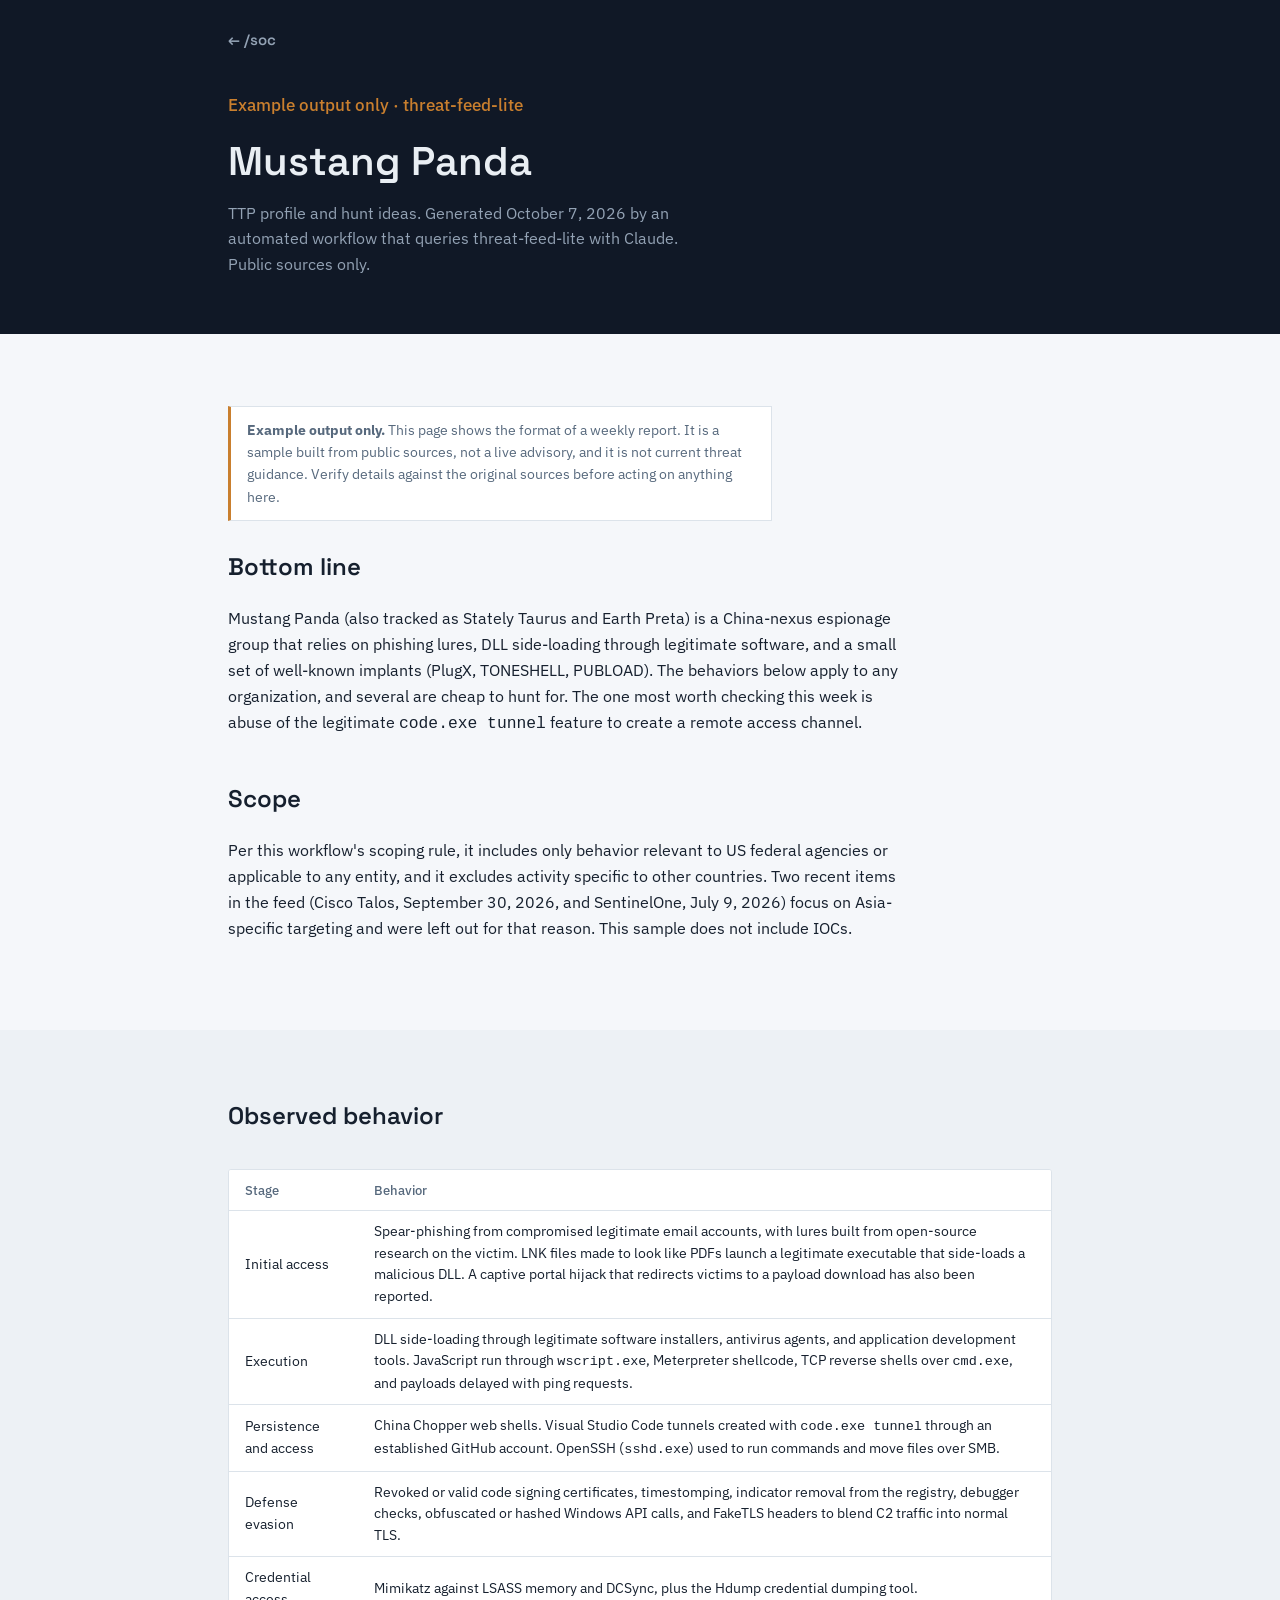
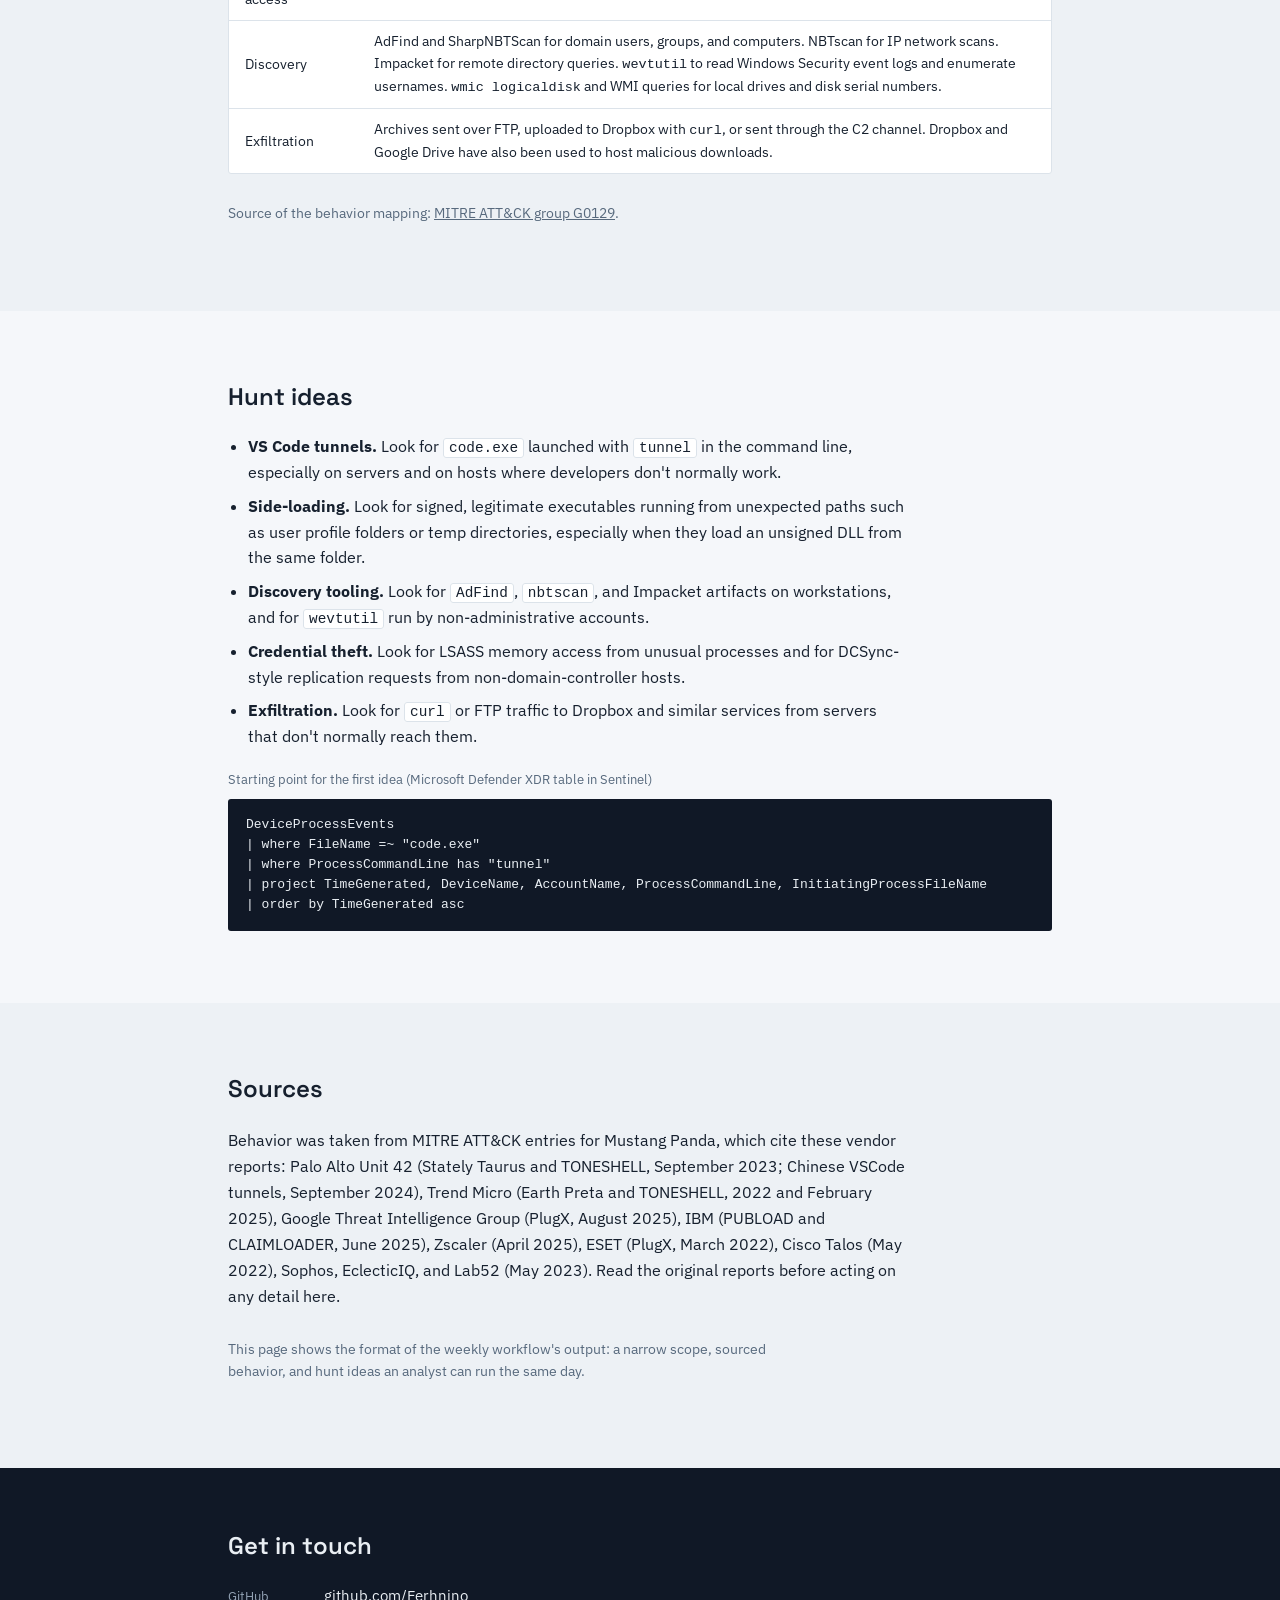
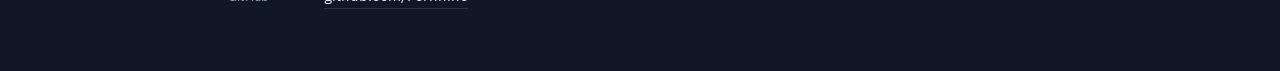
<file: reports/mustang-panda-2026-10-07.html>
<!DOCTYPE html>
<html lang="en">
<head>
<meta charset="UTF-8">
<meta name="viewport" content="width=device-width, initial-scale=1.0">
<title>Mustang Panda: example threat intel output</title>
<meta name="description" content="Sample output of an automated weekly threat intelligence workflow: a TTP profile and hunt ideas for Mustang Panda, built from public sources.">
<link rel="preconnect" href="https://fonts.googleapis.com">
<link rel="preconnect" href="https://fonts.gstatic.com" crossorigin>
<link href="https://fonts.googleapis.com/css2?family=Space+Grotesk:wght@500;600;700&family=IBM+Plex+Sans:wght@400;500;600&display=swap" rel="stylesheet">
<link rel="stylesheet" href="../style.css">
</head>
<body>

<header class="hero">
  <div class="wrap hero-inner" style="padding-bottom:40px">
    <nav class="nav" style="padding-bottom:40px">
      <a class="nav-mark" href="../index.html#build" style="text-decoration:none">← /soc</a>
    </nav>
    <p class="role" style="margin-top:0">Example output only · threat-feed-lite</p>
    <h1 style="font-size:clamp(1.8rem,3.4vw,2.5rem)">Mustang Panda</h1>
    <p class="pitch">TTP profile and hunt ideas. Generated October 7, 2026 by an automated workflow that
      queries threat-feed-lite with Claude. Public sources only.</p>
  </div>
</header>

<main>
  <section class="section">
    <div class="wrap">
      <p class="skills-demonstrated" style="margin-top:0;margin-bottom:32px;padding:12px 16px;border:1px solid var(--border);border-left:3px solid var(--accent);background:#fff"><strong>Example output only.</strong> This page shows the format of a weekly report. It is a sample built from public sources, not a live advisory, and it is not current threat guidance. Verify details against the original sources before acting on anything here.</p>
      <h2>Bottom line</h2>
      <p class="lead">Mustang Panda (also tracked as Stately Taurus and Earth Preta) is a China-nexus espionage group
        that relies on phishing lures, DLL side-loading through legitimate software, and a small set of
        well-known implants (PlugX, TONESHELL, PUBLOAD). The behaviors below apply to any organization, and
        several are cheap to hunt for. The one most worth checking this week is abuse of the legitimate
        <code>code.exe tunnel</code> feature to create a remote access channel.</p>

      <h2 style="margin-top:48px">Scope</h2>
      <p class="lead">Per this workflow's scoping rule, it includes only behavior relevant to US federal agencies or
        applicable to any entity, and it excludes activity specific to other countries. Two recent items in the feed (Cisco Talos, September 30, 2026, and SentinelOne, July 9, 2026) focus on Asia-specific targeting and were left out for that reason. This sample does not include IOCs.</p>
    </div>
  </section>

  <section class="section section-alt">
    <div class="wrap">
      <h2>Observed behavior</h2>
      <div class="table-wrap" style="max-height:none">
        <table class="feed-table">
          <thead>
            <tr><th>Stage</th><th>Behavior</th></tr>
          </thead>
          <tbody>
            <tr><td>Initial access</td><td>Spear-phishing from compromised legitimate email accounts, with lures built from open-source research on the victim. LNK files made to look like PDFs launch a legitimate executable that side-loads a malicious DLL. A captive portal hijack that redirects victims to a payload download has also been reported.</td></tr>
            <tr><td>Execution</td><td>DLL side-loading through legitimate software installers, antivirus agents, and application development tools. JavaScript run through <code>wscript.exe</code>, Meterpreter shellcode, TCP reverse shells over <code>cmd.exe</code>, and payloads delayed with ping requests.</td></tr>
            <tr><td>Persistence and access</td><td>China Chopper web shells. Visual Studio Code tunnels created with <code>code.exe tunnel</code> through an established GitHub account. OpenSSH (<code>sshd.exe</code>) used to run commands and move files over SMB.</td></tr>
            <tr><td>Defense evasion</td><td>Revoked or valid code signing certificates, timestomping, indicator removal from the registry, debugger checks, obfuscated or hashed Windows API calls, and FakeTLS headers to blend C2 traffic into normal TLS.</td></tr>
            <tr><td>Credential access</td><td>Mimikatz against LSASS memory and DCSync, plus the Hdump credential dumping tool.</td></tr>
            <tr><td>Discovery</td><td>AdFind and SharpNBTScan for domain users, groups, and computers. NBTscan for IP network scans. Impacket for remote directory queries. <code>wevtutil</code> to read Windows Security event logs and enumerate usernames. <code>wmic logicaldisk</code> and WMI queries for local drives and disk serial numbers.</td></tr>
            <tr><td>Exfiltration</td><td>Archives sent over FTP, uploaded to Dropbox with <code>curl</code>, or sent through the C2 channel. Dropbox and Google Drive have also been used to host malicious downloads.</td></tr>
          </tbody>
        </table>
      </div>
      <p class="skills-demonstrated">Source of the behavior mapping: <a href="https://attack.mitre.org/groups/G0129">MITRE ATT&amp;CK group G0129</a>.</p>
    </div>
  </section>

  <section class="section">
    <div class="wrap">
      <h2>Hunt ideas</h2>
      <ul class="how">
        <li><strong>VS Code tunnels.</strong> Look for <code>code.exe</code> launched with <code>tunnel</code> in the command line, especially on servers and on hosts where developers don't normally work.</li>
        <li><strong>Side-loading.</strong> Look for signed, legitimate executables running from unexpected paths such as user profile folders or temp directories, especially when they load an unsigned DLL from the same folder.</li>
        <li><strong>Discovery tooling.</strong> Look for <code>AdFind</code>, <code>nbtscan</code>, and Impacket artifacts on workstations, and for <code>wevtutil</code> run by non-administrative accounts.</li>
        <li><strong>Credential theft.</strong> Look for LSASS memory access from unusual processes and for DCSync-style replication requests from non-domain-controller hosts.</li>
        <li><strong>Exfiltration.</strong> Look for <code>curl</code> or FTP traffic to Dropbox and similar services from servers that don't normally reach them.</li>
      </ul>
      <p class="code-label">Starting point for the first idea (Microsoft Defender XDR table in Sentinel)</p>
<pre><code>DeviceProcessEvents
| where FileName =~ "code.exe"
| where ProcessCommandLine has "tunnel"
| project TimeGenerated, DeviceName, AccountName, ProcessCommandLine, InitiatingProcessFileName
| order by TimeGenerated asc</code></pre>
    </div>
  </section>

  <section class="section section-alt">
    <div class="wrap">
      <h2>Sources</h2>
      <p class="lead">Behavior was taken from MITRE ATT&amp;CK entries for Mustang Panda, which cite these vendor reports:
        Palo Alto Unit 42 (Stately Taurus and TONESHELL, September 2023; Chinese VSCode tunnels, September 2024),
        Trend Micro (Earth Preta and TONESHELL, 2022 and February 2025), Google Threat Intelligence Group
        (PlugX, August 2025), IBM (PUBLOAD and CLAIMLOADER, June 2025), Zscaler (April 2025),
        ESET (PlugX, March 2022), Cisco Talos (May 2022), Sophos, EclecticIQ, and Lab52 (May 2023).
        Read the original reports before acting on any detail here.</p>
      <p class="skills-demonstrated">This page shows the format of the weekly workflow's output: a narrow scope,
        sourced behavior, and hunt ideas an analyst can run the same day.</p>
    </div>
  </section>
</main>

<footer class="hero contact">
  <div class="wrap contact-inner">
    <h2>Get in touch</h2>
    <ul class="contact-list">
      <li><span>GitHub</span><a href="https://github.com/Ferhnino">github.com/Ferhnino</a></li>
    </ul>
  </div>
</footer>

</body>
</html>
</file>
<file: style.css>
:root {
  --bg: #F5F7FA;
  --bg-alt: #EDF1F5;
  --ink: #101826;
  --border: #DCE3EA;
  --border-on-ink: #2A3646;
  --text: #16202E;
  --text-muted: #57697D;
  --text-on-ink: #E9EEF3;
  --text-on-ink-muted: #93A2B4;
  --accent: #C97F2E;
  --accent-strong: #A9691F;
  --status-ok: #3E9C72;
  --radius: 3px;
}

* { box-sizing: border-box; }

html {
  scroll-behavior: smooth;
}

body {
  margin: 0;
  background: var(--bg);
  color: var(--text);
  font-family: "IBM Plex Sans", -apple-system, "Segoe UI", sans-serif;
  font-size: 16px;
  line-height: 1.6;
  -webkit-font-smoothing: antialiased;
}

h1, h2, h3 {
  font-family: "Space Grotesk", "IBM Plex Sans", sans-serif;
  font-weight: 600;
  line-height: 1.15;
  margin: 0;
}

a { color: inherit; }

.wrap {
  max-width: 880px;
  margin: 0 auto;
  padding: 0 28px;
}

/* ---------- Hero ---------- */

.hero {
  background: var(--ink);
  color: var(--text-on-ink);
}

.hero-inner { padding: 28px 28px 56px; }

.nav {
  display: flex;
  align-items: center;
  justify-content: space-between;
  padding-bottom: 64px;
}

.nav-mark {
  font-family: "Space Grotesk", sans-serif;
  font-weight: 600;
  font-size: 15px;
  color: var(--text-on-ink-muted);
}

.nav-links a {
  text-decoration: none;
  color: var(--text-on-ink-muted);
  font-size: 14px;
  margin-left: 24px;
  padding-bottom: 2px;
  border-bottom: 1px solid transparent;
  transition: border-color 0.15s ease, color 0.15s ease;
}

.nav-links a:hover,
.nav-links a:focus-visible {
  color: var(--text-on-ink);
  border-bottom-color: var(--accent);
}

.hero-grid {
  display: grid;
  grid-template-columns: 1.3fr 1fr;
  gap: 48px;
  align-items: start;
  animation: rise 0.6s ease-out both;
}

.hero-copy h1 {
  font-size: clamp(2.1rem, 4vw, 3rem);
  letter-spacing: -0.01em;
}

.role {
  margin: 14px 0 20px;
  font-size: 1.05rem;
  color: var(--accent);
  font-weight: 500;
}

.pitch {
  max-width: 46ch;
  color: var(--text-on-ink-muted);
  font-size: 1rem;
}

.feed-panel {
  border: 1px solid var(--border-on-ink);
  border-radius: var(--radius);
  background: rgba(255,255,255,0.02);
  overflow: hidden;
}

.feed-head {
  display: flex;
  justify-content: space-between;
  align-items: baseline;
  padding: 12px 16px;
  border-bottom: 1px solid var(--border-on-ink);
}

.feed-title {
  font-size: 13px;
  color: var(--text-on-ink);
}

.feed-cadence {
  font-size: 12px;
  color: var(--text-on-ink-muted);
  font-variant-numeric: tabular-nums;
}

.feed-rows {
  list-style: none;
  margin: 0;
  padding: 4px 0;
}

.feed-rows li {
  display: flex;
  align-items: center;
  gap: 10px;
  padding: 8px 16px;
  font-size: 13px;
  letter-spacing: 0.01em;
}

.dot {
  width: 6px;
  height: 6px;
  border-radius: 50%;
  background: var(--status-ok);
  flex-shrink: 0;
}

.feed-source { color: var(--text-on-ink); }
.feed-meta { color: var(--text-on-ink-muted); margin-left: auto; font-size: 12px; }

@keyframes rise {
  from { opacity: 0; transform: translateY(10px); }
  to { opacity: 1; transform: translateY(0); }
}

/* ---------- Sections ---------- */

.section { padding: 72px 0; }
.section-alt { background: var(--bg-alt); }

h2 {
  font-size: 1.5rem;
  margin-bottom: 24px;
}

.lead {
  max-width: 68ch;
  color: var(--text);
  font-size: 1.02rem;
}

.chip-row {
  display: flex;
  flex-wrap: wrap;
  gap: 8px;
  margin-top: 24px;
}

.chip {
  border: 1px solid var(--border);
  border-radius: var(--radius);
  padding: 5px 12px;
  font-size: 13px;
  color: var(--text-muted);
  background: #fff;
}

.cred-row {
  margin-top: 14px;
  display: flex;
  flex-wrap: wrap;
  gap: 16px;
}

.cred {
  font-size: 13px;
  color: var(--accent-strong);
  font-weight: 500;
}

/* ---------- Featured build ---------- */

.project-title {
  font-size: 1.9rem;
  margin-top: 4px;
}

.project-tagline {
  max-width: 60ch;
  color: var(--text-muted);
  margin-top: 10px;
}

.story {
  margin-top: 40px;
  display: grid;
  gap: 28px;
}

.story-block p { margin: 0; }

.story-label {
  font-size: 13px;
  color: var(--accent-strong);
  font-weight: 600;
  margin-bottom: 6px !important;
}

.story-block p:last-child {
  max-width: 68ch;
  color: var(--text);
}

.stat-row {
  display: flex;
  gap: 36px;
  margin-top: 20px;
  flex-wrap: wrap;
}

.stat {
  display: flex;
  flex-direction: column;
}

.stat-num {
  font-family: "Space Grotesk", sans-serif;
  font-size: 1.6rem;
  font-weight: 600;
  color: var(--accent-strong);
  font-variant-numeric: tabular-nums;
}

.stat-label {
  font-size: 12.5px;
  color: var(--text-muted);
  margin-top: 2px;
}

.shot {
  margin: 24px 0 0;
  max-width: 68ch;
}

.shot img {
  display: block;
  width: 100%;
  height: auto;
  border: 1px solid var(--border);
  border-radius: var(--radius);
}

.shot figcaption {
  margin-top: 8px;
  font-size: 13px;
  color: var(--text-muted);
}

.table-wrap {
  margin-top: 40px;
  border: 1px solid var(--border);
  border-radius: var(--radius);
  max-height: 380px;
  overflow-y: auto;
  background: #fff;
}

.feed-table {
  width: 100%;
  border-collapse: collapse;
  font-size: 13.5px;
}

.feed-table th, .feed-table td {
  text-align: left;
  padding: 10px 16px;
  border-bottom: 1px solid var(--border);
  font-variant-numeric: tabular-nums;
}

.feed-table th {
  position: sticky;
  top: 0;
  background: #fff;
  color: var(--text-muted);
  font-weight: 500;
  font-size: 12.5px;
}

.feed-table tbody tr:last-child td { border-bottom: none; }

.skills-demonstrated {
  margin-top: 28px;
  font-size: 14px;
  color: var(--text-muted);
  max-width: 68ch;
}

/* ---------- Skills grid ---------- */

.skill-groups {
  display: grid;
  grid-template-columns: 1fr 1fr;
  gap: 28px 40px;
}

.skill-group {
  border-left: 2px solid var(--accent);
  padding-left: 16px;
}

.skill-group-label {
  font-weight: 600;
  margin: 0 0 6px !important;
  font-size: 14px;
}

.skill-group p:last-child {
  margin: 0;
  color: var(--text-muted);
  font-size: 14.5px;
}

/* ---------- Contact ---------- */

.contact { margin-top: 0; }
.contact-inner { padding: 64px 28px; }

.contact h2 { color: var(--text-on-ink); }

.contact-list {
  list-style: none;
  margin: 0;
  padding: 0;
  display: grid;
  gap: 14px;
}

.contact-list li {
  display: flex;
  gap: 16px;
  font-size: 15px;
  align-items: baseline;
}

.contact-list span {
  color: var(--text-on-ink-muted);
  width: 80px;
  flex-shrink: 0;
  font-size: 13px;
}

.contact-list a {
  text-decoration: none;
  color: var(--text-on-ink);
  border-bottom: 1px solid var(--border-on-ink);
}

.contact-list a:hover,
.contact-list a:focus-visible {
  border-bottom-color: var(--accent);
}

/* ---------- Responsive ---------- */

@media (max-width: 760px) {
  .hero-grid { grid-template-columns: 1fr; gap: 32px; }
  .nav { padding-bottom: 40px; }
  .nav-links a { margin-left: 16px; }
  .skill-groups { grid-template-columns: 1fr; }
  .section { padding: 52px 0; }
}

/* ---------- Accessibility ---------- */

a:focus-visible, button:focus-visible {
  outline: 2px solid var(--accent);
  outline-offset: 2px;
}

@media (prefers-reduced-motion: reduce) {
  html { scroll-behavior: auto; }
  .hero-grid { animation: none; }
}


/* ---------- Case studies ---------- */

.case {
  margin-top: 48px;
  padding-top: 40px;
  border-top: 1px solid var(--border);
}

.case h3 { font-size: 1.35rem; }

.case .story { margin-top: 24px; }

.case .story-block p { max-width: 68ch; }

.diagram { max-width: 420px; }

.diagram svg { display: block; width: 100%; height: auto; }

.code-label {
  margin: 20px 0 8px !important;
  font-size: 13px;
  color: var(--text-muted);
}

pre {
  margin: 0;
  max-width: 100%;
  overflow-x: auto;
  background: var(--ink);
  color: var(--text-on-ink);
  border-radius: var(--radius);
  padding: 16px 18px;
  font-size: 13px;
  line-height: 1.55;
}

pre code {
  font-family: ui-monospace, "SFMono-Regular", Consolas, "Liberation Mono", monospace;
}

.story { grid-template-columns: minmax(0, 1fr); }
.story-block { min-width: 0; }

.how {
  margin: 8px 0 0;
  padding-left: 20px;
  max-width: 68ch;
  color: var(--text);
}

.how li { margin-bottom: 8px; }

.how code, .story-block p code {
  font-family: ui-monospace, "SFMono-Regular", Consolas, "Liberation Mono", monospace;
  font-size: 0.9em;
  background: #fff;
  border: 1px solid var(--border);
  border-radius: var(--radius);
  padding: 1px 5px;
}
</file>
